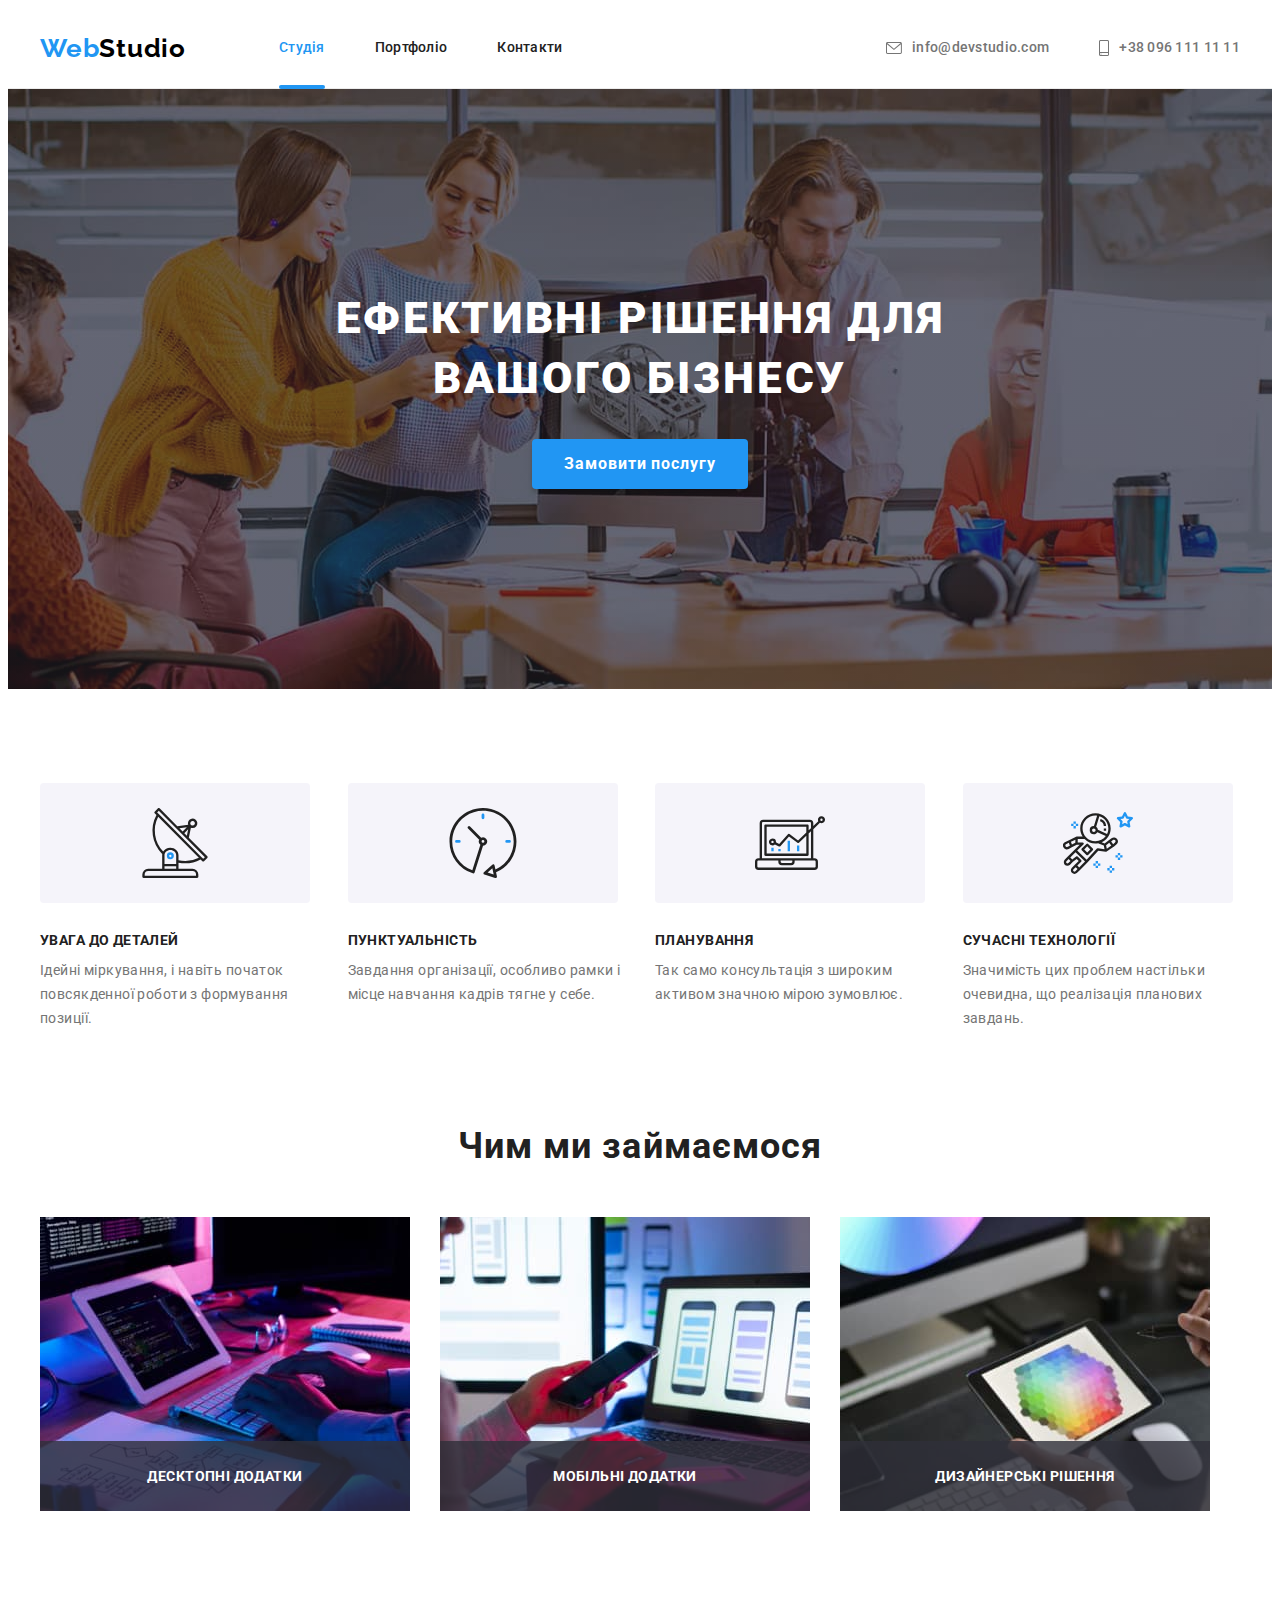
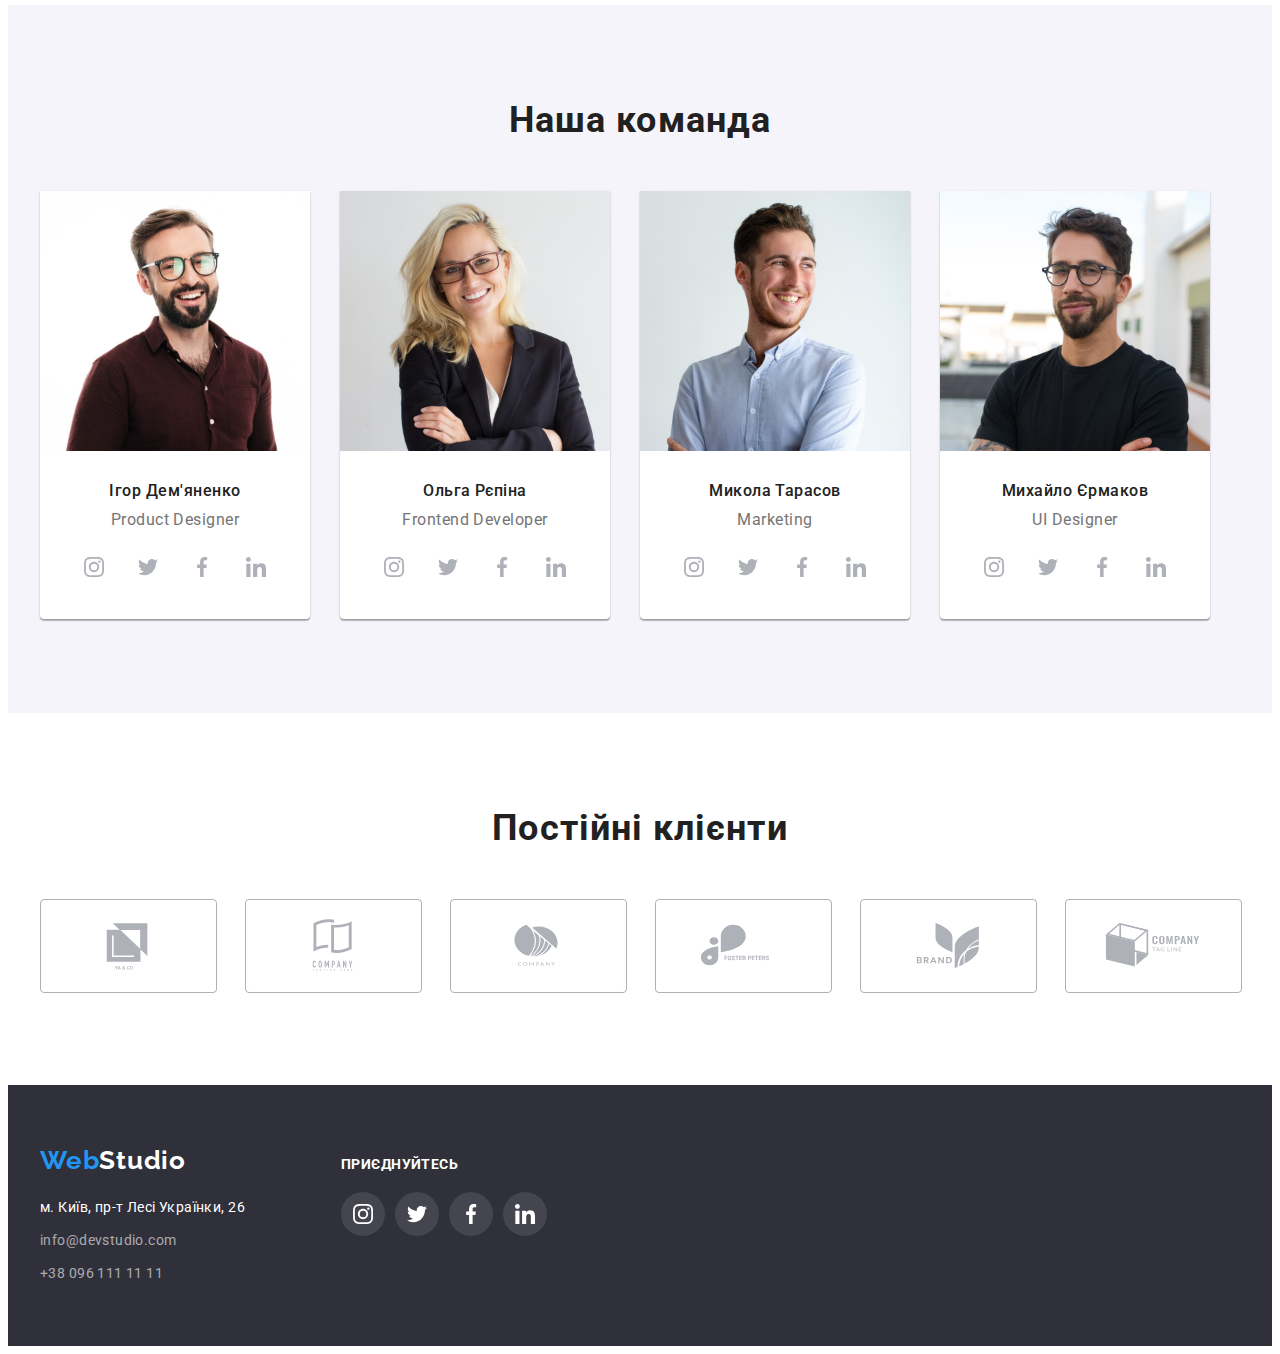
<file: index.html>
<!DOCTYPE html>
<html lang="uk">
  <head>
    <meta charset="UTF-8" />
    <meta http-equiv="X-UA-Compatible" content="IE=edge" />
    <meta name="viewport" content="width=device-width, initial-scale=1.0" />
    <title>WebStudio</title>
    <link rel="preconnect" href="https://fonts.googleapis.com" />
    <link rel="preconnect" href="https://fonts.gstatic.com" crossorigin />
    <link
      href="https://fonts.googleapis.com/css2?family=Raleway:wght@700&family=Roboto:wght@400;500;700;900&display=swap"
      rel="stylesheet"
    />
    <link
      rel="stylesheet"
      href="https://cdnjs.cloudflare.com/ajax/libs/modern-normalize/1.1.0/modern-normalize.min.css"
      integrity="sha512-wpPYUAdjBVSE4KJnH1VR1HeZfpl1ub8YT/NKx4PuQ5NmX2tKuGu6U/JRp5y+Y8XG2tV+wKQpNHVUX03MfMFn9Q=="
      crossorigin="anonymous"
      referrerpolicy="no-referrer"
    />
    <link rel="stylesheet" href="./css/styles.css" />
  </head>
  <body>
    <header class="header">
      <div class="container header-container">
        <nav class="header-navigation">
          <a class="header-logo link" href="index.html" lang="en"
            ><span class="header-logo-word">Web</span>Studio</a
          >
          <ul class="header-list list">
           <div class="header-link-wrap">
              <li class="header-item">
                <a class="header-link link current" href="./index.html">Студія</a>
           </div>
            </li>
            <div class="header-link-wrap">
              <li class="header-item">
                <a class="header-link link" href="./portfolio.html">Портфоліо</a>
              </li>
            </div>
           <div class="header-link-wrap">
              <li class="header-item">
                <a class="header-link link" href="">Контакти</a>
              </li>
           </div>
          </ul>
        </nav>
        <ul class="header-contact-list list">
          <li class="header-contact-item">
            <a class="header-contact-link link" href="mailto:info@devstudio.com"
              ><svg class="header-contact-icon" width="16" height="12">
                <use href="./images/icons.svg#icon-envelope"></use></svg
              >info@devstudio.com</a
            >
          </li>
          <li class="header-contact-item">
            <a class="header-contact-link link" href="tel:+380961111111"
              ><svg class="header-contact-icon" width="10" height="16">
                <use href="./images/icons.svg#icon-smartphone"></use></svg
              >+38 096 111 11 11</a
            >
          </li>
        </ul>
      </div>
    </header>
    <main>
      <section class="hero">
        <h1 class="hero-title">Ефективні рішення для вашого бізнесу</h1>
        <button class="hero-btn" type="button" data-modal-open>Замовити послугу</button>
      </section>
      <section class="about section">
        <div class="container">
          <h2 class="about-title visually-hidden">Наші особливості</h2>
          <ul class="about-list list">
            <li class="about-item">
              <h3 class="about-subtitle">Увага до деталей</h3>
              <p class="about-text">
                Ідейні міркування, і навіть початок повсякденної роботи з
                формування позиції.
              </p>
            </li>
            <li class="about-item">
              <h3 class="about-subtitle">Пунктуальність</h3>
              <p class="about-text">
                Завдання організації, особливо рамки і місце навчання кадрів
                тягне у себе.
              </p>
            </li>
            <li class="about-item">
              <h3 class="about-subtitle">Планування</h3>
              <p class="about-text">
                Так само консультація з широким активом значною мірою зумовлює.
              </p>
            </li>
            <li class="about-item">
              <h3 class="about-subtitle">Сучасні технології</h3>
              <p class="about-text">
                Значимість цих проблем настільки очевидна, що реалізація
                планових завдань.
              </p>
            </li>
          </ul>
        </div>
      </section>
      <section class="duty section duty-reset">
        <div class="container">
          <h2 class="duty-title">Чим ми займаємося</h2>
          <ul class="duty-list list">
            <li class="duty-item">
            <div class="thumb">
                <img
                  src="./images/box1.jpg"
                  alt="зайнятість"
                  width="370"
                  height="294"
                />
                <p class="label">Десктопні додатки</p>
            </div>
            </li>
            <li class="duty-item">
              <div class="thumb">
                <img
                  src="./images/box2.jpg"
                  alt="зайнятість"
                  width="370"
                  height="294"
                />
                <p class="label">Мобільні додатки</p>
              </div>
            </li>
            <li class="duty-item">
            <div class="thumb">
                <img
                  src="./images/box3.jpg"
                  alt="зайнятість"
                  width="370"
                  height="294"
                />
                <p class="label">Дизайнерські рішення</p>
            </div>
            </li>
          </ul>
        </div>
      </section>
      <section class="team section">
        <div class="container">
          <h2 class="team-title">Наша команда</h2>
          <ul class="team-list list">
            <li class="team-item">
              <img src="./images/member1.jpg" alt="команда" width="270" />
              <div class="team-wrap">
                <h3 class="team-subtitle">Ігор Дем'яненко</h3>
                <p class="team-text" lang="en">Product Designer</p>
                <ul class="teammate-soc-list list">
                  <li class="teammate-soc-item">
                    <a
                      class="teammate-soc-link link"
                      href=""
                      target="_blank"
                      rel="noopener noreferrer nofollow"
                    >
                      <svg class="teammate-soc-icon" width="20" height="20">
                        <use href="./images/icons.svg#icon-instagram"></use>
                      </svg>
                    </a>
                  </li>
                  <li class="teammate-soc-item">
                    <a
                      class="teammate-soc-link link"
                      href=""
                      target="_blank"
                      rel="noopener noreferrer nofollow"
                    >
                      <svg class="teammate-soc-icon" width="20" height="20">
                        <use href="./images/icons.svg#icon-twitter"></use></svg
                    ></a>
                  </li>
                  <li class="teammate-soc-item">
                    <a
                      class="teammate-soc-link link"
                      href=""
                      target="_blank"
                      rel="noopener noreferrer nofollow"
                    >
                      <svg class="teammate-soc-icon" width="20" height="20">
                        <use href="./images/icons.svg#icon-facebook"></use>
                      </svg>
                    </a>
                  </li>
                  <li class="teammate-soc-item">
                    <a
                      class="teammate-soc-link link"
                      href=""
                      target="_blank"
                      rel="noopener noreferrer nofollow"
                      ><svg class="teammate-soc-icon" width="20" height="20">
                        <use href="./images/icons.svg#icon-linkedin"></use>
                      </svg>
                    </a>
                  </li>
                </ul>
              </div>
            </li>
            <li class="team-item">
              <img src="./images/member2.jpg" alt="команда" width="270" />
              <div class="team-wrap">
                <h3 class="team-subtitle">Ольга Рєпіна</h3>
                <p class="team-text" lang="en">Frontend Developer</p>
                <ul class="teammate-soc-list list">
                  <li class="teammate-soc-item">
                    <a
                      class="teammate-soc-link link"
                      href=""
                      target="_blank"
                      rel="noopener noreferrer nofollow"
                    >
                      <svg class="teammate-soc-icon" width="20" height="20">
                        <use href="./images/icons.svg#icon-instagram"></use>
                      </svg>
                    </a>
                  </li>
                  <li class="teammate-soc-item">
                    <a
                      class="teammate-soc-link link"
                      href=""
                      target="_blank"
                      rel="noopener noreferrer nofollow"
                    >
                      <svg class="teammate-soc-icon" width="20" height="20">
                        <use href="./images/icons.svg#icon-twitter"></use></svg
                    ></a>
                  </li>
                  <li class="teammate-soc-item">
                    <a
                      class="teammate-soc-link link"
                      href=""
                      target="_blank"
                      rel="noopener noreferrer nofollow"
                    >
                      <svg class="teammate-soc-icon" width="20" height="20">
                        <use href="./images/icons.svg#icon-facebook"></use>
                      </svg>
                    </a>
                  </li>
                  <li class="teammate-soc-item">
                    <a
                      class="teammate-soc-link link"
                      href=""
                      target="_blank"
                      rel="noopener noreferrer nofollow"
                      ><svg class="teammate-soc-icon" width="20" height="20">
                        <use href="./images/icons.svg#icon-linkedin"></use>
                      </svg>
                    </a>
                  </li>
                </ul>
              </div>
            </li>
            <li class="team-item">
              <img src="./images/member3.jpg" alt="команда" width="270" />
              <div class="team-wrap">
                <h3 class="team-subtitle">Микола Тарасов</h3>
                <p class="team-text" lang="en">Marketing</p>
                <ul class="teammate-soc-list list">
                  <li class="teammate-soc-item">
                    <a
                      class="teammate-soc-link link"
                      href=""
                      target="_blank"
                      rel="noopener noreferrer nofollow"
                    >
                      <svg class="teammate-soc-icon" width="20" height="20">
                        <use href="./images/icons.svg#icon-instagram"></use>
                      </svg>
                    </a>
                  </li>
                  <li class="teammate-soc-item">
                    <a
                      class="teammate-soc-link link"
                      href=""
                      target="_blank"
                      rel="noopener noreferrer nofollow"
                    >
                      <svg class="teammate-soc-icon" width="20" height="20">
                        <use href="./images/icons.svg#icon-twitter"></use></svg
                    ></a>
                  </li>
                  <li class="teammate-soc-item">
                    <a
                      class="teammate-soc-link link"
                      href=""
                      target="_blank"
                      rel="noopener noreferrer nofollow"
                    >
                      <svg class="teammate-soc-icon" width="20" height="20">
                        <use href="./images/icons.svg#icon-facebook"></use>
                      </svg>
                    </a>
                  </li>
                  <li class="teammate-soc-item">
                    <a
                      class="teammate-soc-link link"
                      href=""
                      target="_blank"
                      rel="noopener noreferrer nofollow"
                      ><svg class="teammate-soc-icon" width="20" height="20">
                        <use href="./images/icons.svg#icon-linkedin"></use>
                      </svg>
                    </a>
                  </li>
                </ul>
              </div>
            </li>
            <li class="team-item">
              <img src="./images/member4.jpg" alt="команда" width="270" />
              <div class="team-wrap">
                <h3 class="team-subtitle">Михайло Єрмаков</h3>
                <p class="team-text" lang="en">UI Designer</p>
                <ul class="teammate-soc-list list">
                  <li class="teammate-soc-item">
                    <a
                      class="teammate-soc-link link"
                      href=""
                      target="_blank"
                      rel="noopener noreferrer nofollow"
                    >
                      <svg class="teammate-soc-icon" width="20" height="20">
                        <use href="./images/icons.svg#icon-instagram"></use>
                      </svg>
                    </a>
                  </li>
                  <li class="teammate-soc-item">
                    <a
                      class="teammate-soc-link link"
                      href=""
                      target="_blank"
                      rel="noopener noreferrer nofollow"
                    >
                      <svg class="teammate-soc-icon" width="20" height="20">
                        <use href="./images/icons.svg#icon-twitter"></use></svg
                    ></a>
                  </li>
                  <li class="teammate-soc-item">
                    <a
                      class="teammate-soc-link link"
                      href=""
                      target="_blank"
                      rel="noopener noreferrer nofollow"
                    >
                      <svg class="teammate-soc-icon" width="20" height="20">
                        <use href="./images/icons.svg#icon-facebook"></use>
                      </svg>
                    </a>
                  </li>
                  <li class="teammate-soc-item">
                    <a
                      class="teammate-soc-link link"
                      href=""
                      target="_blank"
                      rel="noopener noreferrer nofollow"
                      ><svg class="teammate-soc-icon" width="20" height="20">
                        <use href="./images/icons.svg#icon-linkedin"></use>
                      </svg>
                    </a>
                  </li>
                </ul>
              </div>
            </li>
          </ul>
        </div>
      </section>
      <section class="client-section section">
        <div class="container">
          <h2 class="client-title">Постійні клієнти</h2>
          <ul class="client-list list">
            <li class="client-item">
              <a class="client-link link" href="">
                <svg class="client-icon" width="106" height="60">
                  <use href="./images/icons.svg#icon-logo1"></use>
                </svg>
              </a>
            </li>
            <li class="client-item">
              <a class="client-link link" href=""
                ><svg class="client-icon" width="106" height="60">
                  <use href="./images/icons.svg#icon-logo2"></use></svg
              ></a>
            </li>
            <li class="client-item">
              <a class="client-link link" href=""
                ><svg class="client-icon" width="106" height="60">
                  <use href="./images/icons.svg#icon-logo3"></use></svg
              ></a>
            </li>
            <li class="client-item">
              <a class="client-link link" href=""
                ><svg class="client-icon" width="106" height="60">
                  <use href="./images/icons.svg#icon-logo4"></use></svg
              ></a>
            </li>
            <li class="client-item">
              <a class="client-link link" href=""
                ><svg class="client-icon" width="106" height="60">
                  <use href="./images/icons.svg#icon-logo5"></use></svg
              ></a>
            </li>
            <li class="client-item">
              <a class="client-link link" href=""
                ><svg class="client-icon" width="106" height="60">
                  <use href="./images/icons.svg#icon-logo6"></use></svg
              ></a>
            </li>
          </ul>
        </div>
      </section>
    </main>
    <footer class="footer">
      <div class="footer-container container">
        <div class="">
          <a class="footer-logo link" href="/" lang="en"
            ><span class="footer-logo-word">Web</span>Studio</a
          >
          <address class="footer-address">
            <ul class="footer-list list">
              <li class="footer-item">
                <a
                  class="footer-address-link link"
                  href="https://goo.gl/maps/eVGx38HnrU8xBjFv9"
                  target="_blank"
                  rel="noopener noreferrer nofollow"
                  >м. Київ, пр-т Лесі Українки, 26
                </a>
              </li>
              <li class="footer-item">
                <a class="footer-link link" href="mailto:info@devstudio.com"
                  >info@devstudio.com</a
                >
              </li>
              <li class="footer-item">
                <a class="footer-link link" href="tel:+380961111111"
                  >+38 096 111 11 11</a
                >
              </li>
            </ul>
          </address>
        </div>
        <div class="">
          <h3 class="footer-title">приєднуйтесь</h3>
          <ul class="footer-soc-list list">
            <li class="footer-soc-item">
              <a
                class="footer-soc-link link"
                href=""
                target="_blank"
                rel="noopener noreferrer nofollow"
              >
                <svg class="footer-soc-icon" width="20" height="20">
                  <use href="./images/icons.svg#icon-instagram"></use>
                </svg>
              </a>
            </li>
            <li class="footer-soc-item">
              <a
                class="footer-soc-link link"
                href=""
                target="_blank"
                rel="noopener noreferrer nofollow"
              >
                <svg class="footer-soc-icon" width="20" height="20">
                  <use href="./images/icons.svg#icon-twitter"></use></svg
              ></a>
            </li>
            <li class="footer-soc-item">
              <a
                class="footer-soc-link link"
                href=""
                target="_blank"
                rel="noopener noreferrer nofollow"
              >
                <svg class="footer-soc-icon" width="20" height="20">
                  <use href="./images/icons.svg#icon-facebook"></use>
                </svg>
              </a>
            </li>
            <li class="footer-soc-item">
              <a
                class="footer-soc-link link"
                href=""
                target="_blank"
                rel="noopener noreferrer nofollow"
                ><svg class="footer-soc-icon" width="20" height="20">
                  <use href="./images/icons.svg#icon-linkedin"></use>
                </svg>
              </a>
            </li>
          </ul>
        </div>
      </div>
    </footer>
    <div class="backdrop is-hidden" data-modal>
      <div class="modal">
        <button type="button" class="modal-close" data-modal-close>
          <svg class="modal-close-icon" width="18" height="18">
            <use href="./images/icons.svg#icon-close"></use>
          </svg>
        </button>
      </div>
    </div>
    <script src="./js/modal.js"></script>
  </body>
</html>
</file>
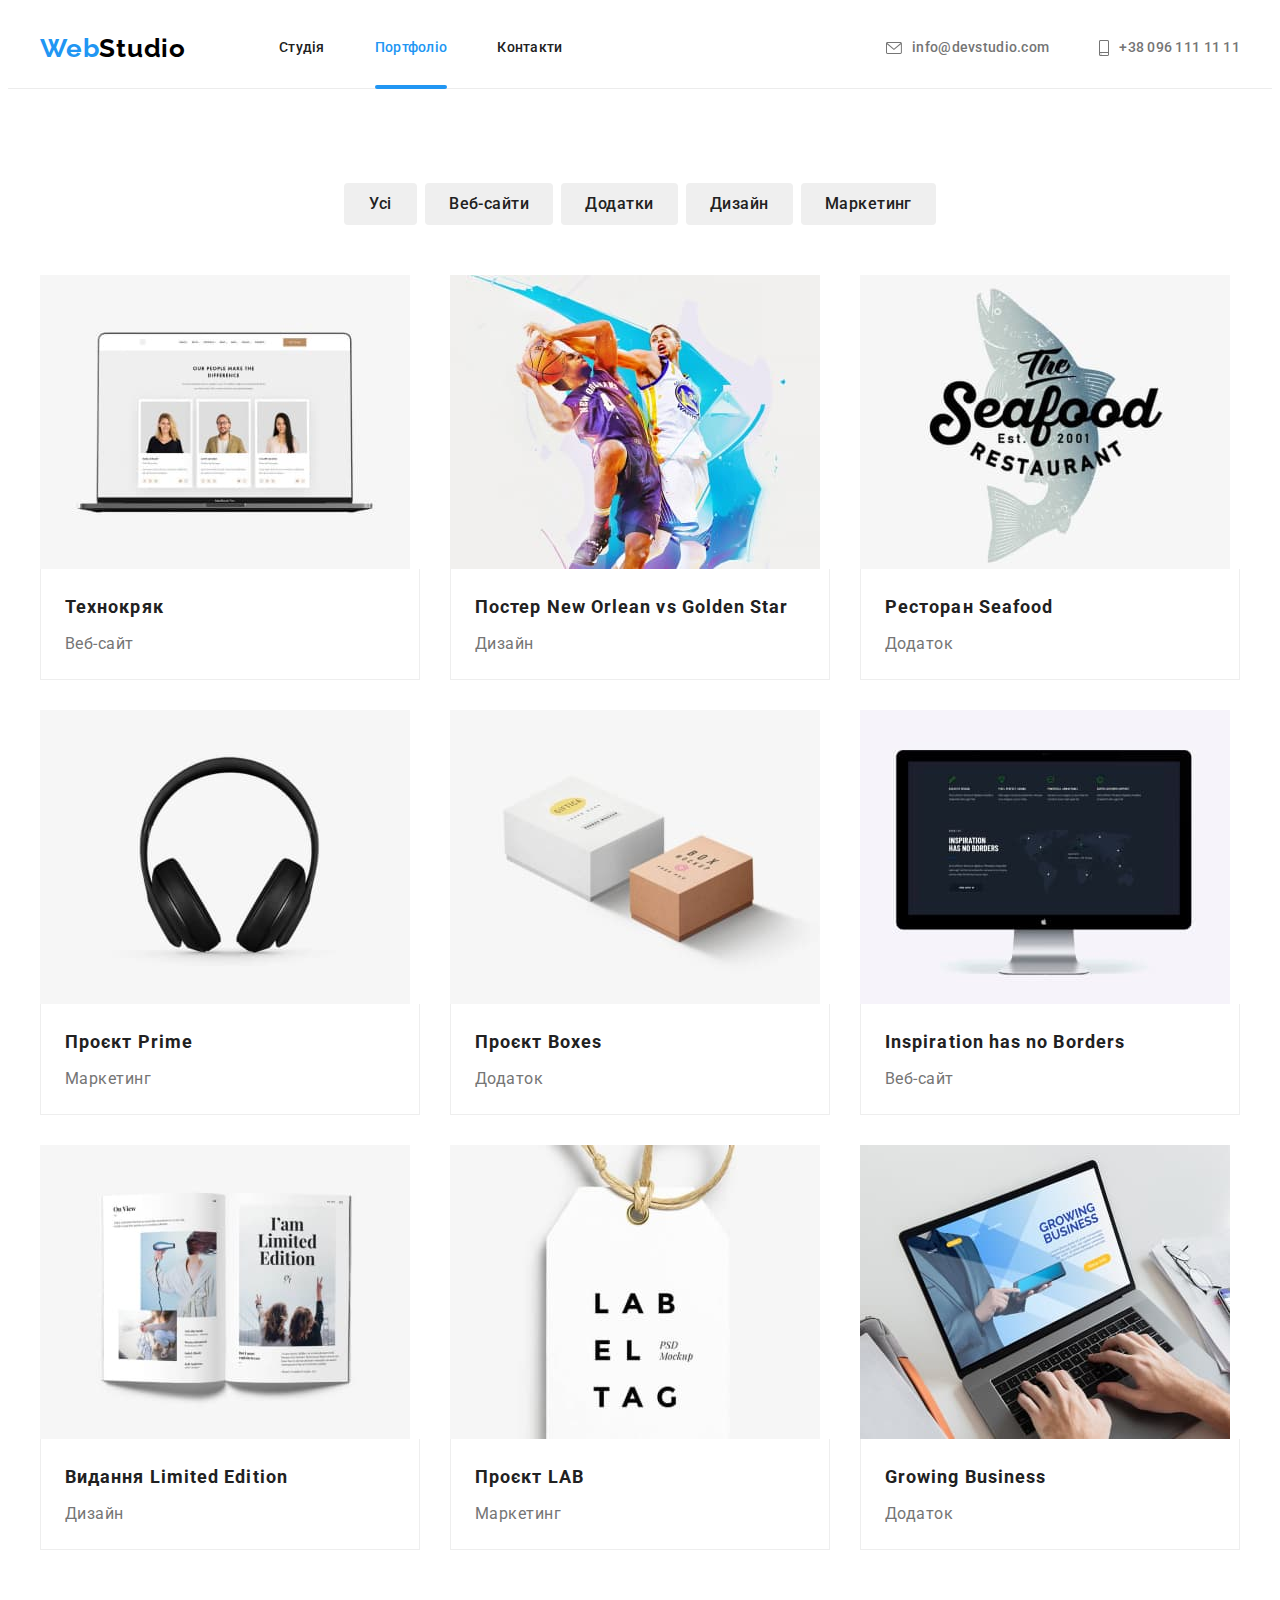
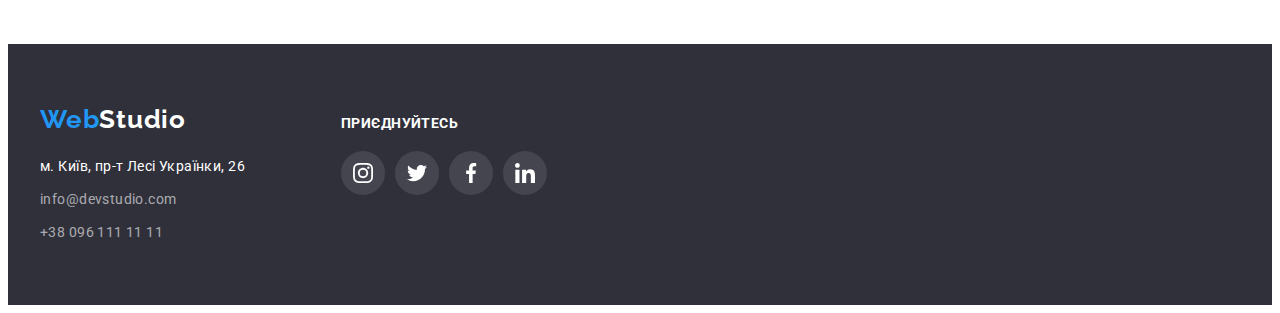
<file: portfolio.html>
<!DOCTYPE html>
<html lang="uk">
  <head>
    <meta charset="UTF-8" />
    <meta http-equiv="X-UA-Compatible" content="IE=edge" />
    <meta name="viewport" content="width=device-width, initial-scale=1.0" />
    <title>WebStudio</title>
    <link rel="preconnect" href="https://fonts.googleapis.com" />
    <link rel="preconnect" href="https://fonts.gstatic.com" crossorigin />
    <link
      href="https://fonts.googleapis.com/css2?family=Raleway:wght@700&family=Roboto:wght@400;500;700;900&display=swap"
      rel="stylesheet"
    />
    <link
      rel="stylesheet"
      href="https://cdnjs.cloudflare.com/ajax/libs/modern-normalize/1.1.0/modern-normalize.min.css"
      integrity="sha512-wpPYUAdjBVSE4KJnH1VR1HeZfpl1ub8YT/NKx4PuQ5NmX2tKuGu6U/JRp5y+Y8XG2tV+wKQpNHVUX03MfMFn9Q=="
      crossorigin="anonymous"
      referrerpolicy="no-referrer"
    />
    <link rel="stylesheet" href="./css/styles.css" />
  </head>
  <body>
    <header class="header">
      <div class="container header-container">
        <nav class="header-navigation">
          <a class="header-logo link" href="index.html" lang="en"
            ><span class="header-logo-word">Web</span>Studio</a
          >
         <ul class="header-list list">
           <div class="header-link-wrap">
              <li class="header-item">
                <a class="header-link link" href="./index.html">Студія</a>
           </div>
            </li>
            <div class="header-link-wrap">
              <li class="header-item">
                <a class="header-link link current" href="./portfolio.html">Портфоліо</a>
              </li>
            </div>
           <div class="header-link-wrap">
              <li class="header-item">
                <a class="header-link link" href="">Контакти</a>
              </li>
           </div>
          </ul>
        </nav>
        <ul class="header-contact-list list">
          <li class="header-contact-item">
            <a class="header-contact-link link" href="mailto:info@devstudio.com"
              ><svg class="header-contact-icon" width="16" height="12">
                <use href="./images/icons.svg#icon-envelope"></use></svg
              >info@devstudio.com</a
            >
          </li>
          <li class="header-contact-item">
            <a class="header-contact-link link" href="tel:+380961111111"
              ><svg class="header-contact-icon" width="10" height="16">
                <use href="./images/icons.svg#icon-smartphone"></use></svg
              >+38 096 111 11 11</a
            >
          </li>
        </ul>
      </div>
    </header>
    <main>
      <section class="portfolio section">
        <div class="container link">
          <h1 class="portfolio-title visually-hidden">Портфоліо</h1>
          <ul class="filter-list list">
            <li class="filter-item">
              <button class="filter-btn" type="button">Усі</button>
            </li>
            <li class="filter-item">
              <button class="filter-btn" type="button">Веб-сайти</button>
            </li>
            <li class="filter-item">
              <button class="filter-btn" type="button">Додатки</button>
            </li>
            <li class="filter-item">
              <button class="filter-btn" type="button">Дизайн</button>
            </li>
            <li class="filter-item">
              <button class="filter-btn" type="button">Маркетинг</button>
            </li>
          </ul>
          <ul class="portfolio-list list">
            <li class="portfolio-item">
              <a class="portfolio-link" href="">
                <div class="portfolio-up-wrap">
                  <img src="./images/portfolio1.jpg" alt="проєкти" />
                  <p class="portfolio-up-text">Ресурс пропонує комплексні пропозиції з різним рівнем функціоналу та сервісів. Все це дозволить відвідувачу отримати вичерпні відомості про компанію чи приватну особу.</p>
                </div>
                <div class="portfolio-wrap">
                  <h2 class="portfolio-subtitle">Технокряк</h2>
                  <p class="portfolio-text">Веб-сайт</p>
                </div>
              </a>
            </li>
            <li class="portfolio-item">
              <a class="portfolio-link" href="">
                  <div class="portfolio-up-wrap">
                  <img src="./images/portfolio2.jpg" alt="проєкти" />
                  <p class="portfolio-up-text">Ресурс пропонує комплексні пропозиції з різним рівнем функціоналу та сервісів. Все це дозволить відвідувачу отримати вичерпні відомості про компанію чи приватну особу.</p>
                </div>
                <div class="portfolio-wrap">
                  <h2 class="portfolio-subtitle">
                    Постер New Orlean vs Golden Star
                  </h2>
                  <p class="portfolio-text">Дизайн</p>
                </div>
              </a>
            </li>
            <li class="portfolio-item">
              <a class="portfolio-link" href="">
                  <div class="portfolio-up-wrap">
                  <img src="./images/portfolio3.jpg" alt="проєкти" />
                  <p class="portfolio-up-text">Ресурс пропонує комплексні пропозиції з різним рівнем функціоналу та сервісів. Все це дозволить відвідувачу отримати вичерпні відомості про компанію чи приватну особу.</p>
                </div>
                <div class="portfolio-wrap">
                  <h2 class="portfolio-subtitle">Ресторан Seafood</h2>
                  <p class="portfolio-text">Додаток</p>
                </div>
              </a>
            </li>
            <li class="portfolio-item">
              <a class="portfolio-link" href="">
                  <div class="portfolio-up-wrap">
                  <img src="./images/portfolio4.jpg" alt="проєкти" />
                  <p class="portfolio-up-text">Ресурс пропонує комплексні пропозиції з різним рівнем функціоналу та сервісів. Все це дозволить відвідувачу отримати вичерпні відомості про компанію чи приватну особу.</p>
                </div>
                <div class="portfolio-wrap">
                  <h2 class="portfolio-subtitle">Проєкт Prime</h2>
                  <p class="portfolio-text">Маркетинг</p>
                </div>
              </a>
            </li>
            <li class="portfolio-item">
              <a class="portfolio-link" href="">
                 <div class="portfolio-up-wrap">
                  <img src="./images/portfolio5.jpg" alt="проєкти" />
                  <p class="portfolio-up-text">Ресурс пропонує комплексні пропозиції з різним рівнем функціоналу та сервісів. Все це дозволить відвідувачу отримати вичерпні відомості про компанію чи приватну особу.</p>
                </div>
                <div class="portfolio-wrap">
                  <h2 class="portfolio-subtitle">Проєкт Boxes</h2>
                  <p class="portfolio-text">Додаток</p>
                </div>
              </a>
            </li>
            <li class="portfolio-item">
              <a class="portfolio-link" href="">
                 <div class="portfolio-up-wrap">
                  <img src="./images/portfolio6.jpg" alt="проєкти" />
                  <p class="portfolio-up-text">Ресурс пропонує комплексні пропозиції з різним рівнем функціоналу та сервісів. Все це дозволить відвідувачу отримати вичерпні відомості про компанію чи приватну особу.</p>
                </div>
                <div class="portfolio-wrap">
                  <h2 class="portfolio-subtitle">Inspiration has no Borders</h2>
                  <p class="portfolio-text">Веб-сайт</p>
                </div>
              </a>
            </li>
            <li class="portfolio-item">
              <a class="portfolio-link" href="">
                  <div class="portfolio-up-wrap">
                  <img src="./images/portfolio7.jpg" alt="проєкти" />
                  <p class="portfolio-up-text">Ресурс пропонує комплексні пропозиції з різним рівнем функціоналу та сервісів. Все це дозволить відвідувачу отримати вичерпні відомості про компанію чи приватну особу.</p>
                </div>
                <div class="portfolio-wrap">
                  <h2 class="portfolio-subtitle">Видання Limited Edition</h2>
                  <p class="portfolio-text">Дизайн</p>
                </div>
              </a>
            </li>
            <li class="portfolio-item">
              <a class="portfolio-link" href="">
                  <div class="portfolio-up-wrap">
                  <img src="./images/portfolio8.jpg" alt="проєкти" />
                  <p class="portfolio-up-text">Ресурс пропонує комплексні пропозиції з різним рівнем функціоналу та сервісів. Все це дозволить відвідувачу отримати вичерпні відомості про компанію чи приватну особу.</p>
                </div>
                <div class="portfolio-wrap">
                  <h2 class="portfolio-subtitle">Проєкт LAB</h2>
                  <p class="portfolio-text">Маркетинг</p>
                </div>
              </a>
            </li>
            <li class="portfolio-item">
              <a class="portfolio-link" href="">
                  <div class="portfolio-up-wrap">
                  <img src="./images/portfolio9.jpg" alt="проєкти" />
                  <p class="portfolio-up-text">Ресурс пропонує комплексні пропозиції з різним рівнем функціоналу та сервісів. Все це дозволить відвідувачу отримати вичерпні відомості про компанію чи приватну особу.</p>
                </div>
                <div class="portfolio-wrap">
                  <h2 class="portfolio-subtitle">Growing Business</h2>
                  <p class="portfolio-text">Додаток</p>
                </div>
              </a>
            </li>
          </ul>
        </div>
      </section>
    </main>
   <footer class="footer">
      <div class="footer-container container">
        <div class="">
          <a class="footer-logo link" href="/" lang="en"
            ><span class="footer-logo-word">Web</span>Studio</a
          >
          <address class="footer-address">
            <ul class="footer-list list">
              <li class="footer-item">
                <a
                  class="footer-address-link link"
                  href="https://goo.gl/maps/eVGx38HnrU8xBjFv9"
                  target="_blank"
                  rel="noopener noreferrer nofollow"
                  >м. Київ, пр-т Лесі Українки, 26
                </a>
              </li>
              <li class="footer-item">
                <a class="footer-link link" href="mailto:info@devstudio.com"
                  >info@devstudio.com</a
                >
              </li>
              <li class="footer-item">
                <a class="footer-link link" href="tel:+380961111111"
                  >+38 096 111 11 11</a
                >
              </li>
            </ul>
          </address>
        </div>
        <div class="">
          <h3 class="footer-title">приєднуйтесь</h3>
          <ul class="footer-soc-list list">
            <li class="footer-soc-item">
              <a
                class="footer-soc-link link"
                href=""
                target="_blank"
                rel="noopener noreferrer nofollow"
              >
                <svg class="footer-soc-icon" width="20" height="20">
                  <use href="./images/icons.svg#icon-instagram"></use>
                </svg>
              </a>
            </li>
            <li class="footer-soc-item">
              <a
                class="footer-soc-link link"
                href=""
                target="_blank"
                rel="noopener noreferrer nofollow"
              >
                <svg class="footer-soc-icon" width="20" height="20">
                  <use href="./images/icons.svg#icon-twitter"></use></svg
              ></a>
            </li>
            <li class="footer-soc-item">
              <a
                class="footer-soc-link link"
                href=""
                target="_blank"
                rel="noopener noreferrer nofollow"
              >
                <svg class="footer-soc-icon" width="20" height="20">
                  <use href="./images/icons.svg#icon-facebook"></use>
                </svg>
              </a>
            </li>
            <li class="footer-soc-item">
              <a
                class="footer-soc-link link"
                href=""
                target="_blank"
                rel="noopener noreferrer nofollow"
                ><svg class="footer-soc-icon" width="20" height="20">
                  <use href="./images/icons.svg#icon-linkedin"></use>
                </svg>
              </a>
            </li>
          </ul>
        </div>
      </div>
    </footer>
  </body>
</html>
</file>
<file: css/styles.css>
body {
  font-family: roboto, sans-serif;
  background-color: var(--main-background-color);
}

:root {
  --main-background-color: #ffffff;
  --second-background-color: #2f303a;
  --light-background-color: #f5f4fa;
  --main-title-color: #212121;
  --main-text-color: #757575;
  --origin-black: #000000;
  --accent-color: #2196f3;
  --main-border-color: #afb1b8;
}

p,
h1,
h2,
h3,
h4,
h5,
h6 {
  margin: 0;
}

ul,
ol {
  margin: 0;
  padding-left: 0;
}

button {
  cursor: pointer;
}

address {
  font-style: normal;
}

img {
  display: block;
  max-width: 100%;
  height: auto;
}

a {
  text-decoration: none;
}

.list {
  list-style: none;
}

.link {
  text-decoration: none;
}

.container {
  width: 1200px;
  padding-left: 15px;
  padding-right: 15px;
  margin: 0 auto;
}

.section {
  padding-top: 94px;
  padding-bottom: 94px;
}

.duty-reset {
  padding-top: 0px;
}

.current {
  color: var(--accent-color);
}

.visually-hidden {
  position: absolute;
  white-space: nowrap;
  width: 1px;
  height: 1px;
  overflow: hidden;
  border: 0;
  padding: 0;
  clip: rect(0 0 0 0);
  clip-path: inset(50%);
  margin: -1px;
}

.header {
  border-bottom: 1px solid #ececec;
}

.header-container {
  display: flex;
  align-items: center;
  justify-content: space-between;
}

.header-navigation {
  display: flex;
  align-items: center;
}
.header-logo {
  font-family: "Raleway", sans-serif;
  font-weight: 700;
  font-size: 26px;
  line-height: 1.19;
  letter-spacing: 0.03em;
  color: var(--origin-black);
  margin-right: 93px;
}
.header-logo-word {
  color: var(--accent-color);
}

.header-list {
  display: flex;
  gap: 50px;
}

.header-link-wrap {
  position: relative;
}

.header-item::after {
  content: "";
  display: block;
  width: 100%;
  height: 4px;
  background-color: transparent;
  border-radius: 2px;
  position: absolute;
  bottom: -1px;
  transition-property: background-color;
  transition-duration: 250ms;
  transition-timing-function: cubic-bezier(0.4, 0, 0.2, 1);
}

/* .header-item:hover::after,
.header-item:focus::after {
  content: "";
  display: block;
  width: 100%;
  height: 4px;
  background-color: var(--accent-color);
  border-radius: 2px;
  position: absolute;
  bottom: -1px;
} */

.header-link {
  font-weight: 500;
  font-size: 14px;
  line-height: 1.14;
  letter-spacing: 0.02em;
  color: var(--main-title-color);
  display: block;
  padding-top: 32px;
  padding-bottom: 32px;
  transition-property: color;
  transition-duration: 250ms;
  transition-timing-function: cubic-bezier(0.4, 0, 0.2, 1);
}

.header-contact-list {
  display: flex;
  gap: 50px;
}
.header-contact-item {
}

.header-contact-link {
  font-weight: 500;
  font-size: 14px;
  line-height: 1.14;
  letter-spacing: 0.02em;
  color: var(--main-text-color);
  display: flex;
  padding-top: 32px;
  padding-bottom: 32px;
  gap: 10px;
  align-items: center;
  transition-property: color;
  transition-duration: 250ms;
  transition-timing-function: cubic-bezier(0.4, 0, 0.2, 1);
}

.header-contact-icon {
  fill: currentColor;
}

.header-link:hover,
.header-link:focus,
.header-contact-link:hover,
.header-contact-link:focus,
.footer-address-link:hover,
.footer-address-link:focus,
.footer-link:hover,
.footer-link:focus {
  color: var(--accent-color);
}

.current {
  color: var(--accent-color);
}

.current::after {
  content: "";
  display: block;
  width: 100%;
  height: 4px;
  background-color: var(--accent-color);
  border-radius: 2px;
  position: absolute;
  bottom: -1px;
}

.hero {
  background-color: #c4c4c4;
  background-image: linear-gradient(
      rgba(47, 48, 58, 0.4),
      rgba(47, 48, 58, 0.4)
    ),
    url(../images/hero-bg.jpg);
  background-repeat: no-repeat;
  background-position: center;
  background-size: cover;
  padding-top: 200px;
  padding-bottom: 200px;
  text-align: center;
  max-width: 1600px;
  margin: 0 auto;
}

.hero-title {
  font-weight: 900;
  font-size: 44px;
  line-height: 1.36;
  letter-spacing: 0.06em;
  text-transform: uppercase;
  color: var(--main-background-color);
  margin-bottom: 30px;
  max-width: 696px;
  display: block;
  margin-left: auto;
  margin-right: auto;
}

.hero-btn {
  font-family: inherit;
  font-style: normal;
  font-weight: 700;
  font-size: 16px;
  line-height: 1.88;
  align-items: center;
  letter-spacing: 0.06em;
  color: var(--main-background-color);
  background: var(--accent-color);
  cursor: pointer;
  padding: 10px 32px;
  min-width: 216px;
  border-radius: 4px;
  border: 0;
  box-shadow: 0px 4px 4px rgba(0, 0, 0, 0.15);
}

.hero-btn:hover,
.hero-btn:focus {
  background-color: var(--accent-color);
}

.about-title {
}

.about-list {
  display: flex;
  gap: 30px;
}

.about-item {
  flex-basis: calc((100% - 90px) / 4);
}

.about-item::before {
  content: "";
  width: 270px;
  height: 120px;
  display: block;
  background-color: var(--light-background-color);
  border-radius: 4px;
  margin-bottom: 30px;
}

.about-item:nth-child(1)::before {
  background-image: url(../images/antenna.svg);
  background-repeat: no-repeat;
  background-position: center;
  background-size: 70px 70px;
}

.about-item:nth-child(2)::before {
  background-image: url(../images/clock.svg);
  background-repeat: no-repeat;
  background-position: center;
  background-size: 70px 70px;
}

.about-item:nth-child(3)::before {
  background-image: url(../images/diagram.svg);
  background-repeat: no-repeat;
  background-position: center;
  background-size: 70px 70px;
}

.about-item:nth-child(4)::before {
  background-image: url(../images/astronaut.svg);
  background-repeat: no-repeat;
  background-position: center;
  background-size: 70px 70px;
}

.about-subtitle {
  font-weight: 700;
  font-size: 14px;
  line-height: 1.14;
  letter-spacing: 0.03em;
  text-transform: uppercase;
  color: var(--main-title-color);
  margin-bottom: 10px;
}
.about-text {
  font-weight: 400;
  font-size: 14px;
  line-height: 1.71;
  letter-spacing: 0.03em;
  color: var(--main-text-color);
}

.duty {
}

.duty-title {
  font-weight: 700;
  font-size: 36px;
  line-height: 1.17;
  text-align: center;
  letter-spacing: 0.03em;
  color: var(--main-title-color);
  margin-bottom: 50px;
}
.duty-list {
  display: flex;
  gap: 30px;
}

.duty-item {
}

.thumb {
  position: relative;
  display: flex;
}

.thumb > .label {
  position: absolute;
  overflow: hidden;
  padding-top: 27px;
  padding-bottom: 27px;
  font-weight: 700;
  font-size: 14px;
  line-height: calc(16 / 14);
  justify-content: center;
  text-align: center;
  letter-spacing: 0.03em;
  text-transform: uppercase;
  color: var(--main-background-color);
  background-color: rgba(47, 48, 58, 0.8);
  min-width: 100%;
  bottom: 0;
}

.team {
  background: var(--light-background-color);
}

.team-title {
  font-weight: 700;
  font-size: 36px;
  line-height: 1.17;
  text-align: center;
  letter-spacing: 0.03em;
  color: var(--main-title-color);
  margin-bottom: 50px;
}
.team-list {
  display: flex;
  gap: 30px;
}

.team-wrap {
  padding-top: 30px;
  padding-bottom: 30px;
}

.team-item {
  background: var(--main-background-color);
  /* box-shadow: 0px 4px 4px rgba(0, 0, 0, 0.25); */
  box-shadow: 0px 1px 3px rgba(0, 0, 0, 0.12), 0px 1px 1px rgba(0, 0, 0, 0.14),
    0px 2px 1px rgba(0, 0, 0, 0.2);
  border-radius: 0px 0px 4px 4px;
}

.team-subtitle {
  font-weight: 500;
  font-size: 16px;
  line-height: 1.19;
  text-align: center;
  letter-spacing: 0.03em;
  color: var(--main-title-color);
  margin-bottom: 10px;
}
.team-text {
  font-weight: 400;
  font-size: 16px;
  line-height: 1.19;
  text-align: center;
  letter-spacing: 0.03em;
  color: var(--main-text-color);
  margin-bottom: 16px;
}

.teammate-soc-list {
  display: flex;
  justify-content: center;
  gap: 10px;
}

.teammate-soc-item {
  width: 44px;
  height: 44px;
}

.teammate-soc-link {
  width: 100%;
  height: 100%;
  border-radius: 50%;
  display: flex;
  align-items: center;
  justify-content: center;
  color: var(--main-border-color);
  transition-property: background-color, color;
  transition-duration: 250ms;
  transition-timing-function: cubic-bezier(0.4, 0, 0.2, 1);
}

.teammate-soc-icon {
  fill: currentColor;
}

.teammate-soc-link:hover,
.teammate-soc-link:focus {
  background-color: var(--accent-color);
  color: var(--main-background-color);
}

.client-section {
}
.client-title {
  font-weight: 700;
  font-size: 36px;
  line-height: 42px;
  text-align: center;
  letter-spacing: 0.03em;
  color: var(--main-title-color);
  margin-bottom: 50px;
}
.client-list {
  display: flex;
  gap: 30px;
}
.client-item {
  width: calc((100% - 150px) / 6);
  height: 92px;
}
.client-link {
  width: 100%;
  height: 100%;
  border: 1px solid var(--main-border-color);
  border-radius: 4px;
  display: flex;
  align-items: center;
  justify-content: center;
  fill: var(--main-border-color);
  transition-property: border-color, fill;
  transition-duration: 250ms;
  transition-timing-function: cubic-bezier(0.4, 0, 0.2, 1);
}

.client-link:hover,
.client-link:focus {
  border-color: var(--accent-color);
  fill: var(--accent-color);
}

.footer {
  background: var(--second-background-color);
  padding-top: 60px;
  padding-bottom: 60px;
  /* display: flex;
  align-items: baseline; */
}

.footer-container {
  display: flex;
  gap: 70px;
  align-items: baseline;
}

.footer-logo {
  font-family: "Raleway", sans-serif;
  font-weight: 700;
  font-size: 26px;
  line-height: 1.19;
  letter-spacing: 0.03em;
  color: var(--main-background-color);
}

.footer-logo-word {
  color: var(--accent-color);
}

.footer-address {
  margin-top: 20px;
  min-width: 231px;
}

.footer-list {
  font-style: normal;
}

.footer-item:not(:last-child) {
  margin-bottom: 9px;
}
.footer-address-link {
  font-weight: 400;
  font-size: 14px;
  line-height: 1.71;
  letter-spacing: 0.03em;
  color: var(--main-background-color);
  transition-property: color;
  transition-duration: 250ms;
  transition-timing-function: cubic-bezier(0.4, 0, 0.2, 1);
}
.footer-link {
  font-weight: 400;
  font-size: 14px;
  line-height: 1.71;
  letter-spacing: 0.03em;
  color: rgba(255, 255, 255, 0.6);
  transition-property: color;
  transition-duration: 250ms;
  transition-timing-function: cubic-bezier(0.4, 0, 0.2, 1);
}

.footer-title {
  font-weight: 700;
  font-size: 14px;
  line-height: 16px;
  letter-spacing: 0.03em;
  text-transform: uppercase;
  color: var(--main-background-color);
  margin-bottom: 20px;
}

.footer-soc-list {
  display: flex;
  gap: 10px;
}
.footer-soc-item {
  width: 44px;
  height: 44px;
}
.footer-soc-link {
  width: 100%;
  height: 100%;
  border-radius: 50%;
  display: flex;
  align-items: center;
  justify-content: center;
  background-color: rgba(255, 255, 255, 0.1);
  color: var(--main-background-color);
  transition-property: background-color;
  transition-duration: 250ms;
  transition-timing-function: cubic-bezier(0.4, 0, 0.2, 1);
}
.footer-soc-icon {
  fill: currentColor;
}

.footer-soc-link:hover,
.footer-soc-link:focus {
  background-color: var(--accent-color);
}

.portfolio {
}

.portfolio-title {
}
.filter-list {
  display: flex;
  justify-content: center;
  margin-bottom: 50px;
  gap: 8px;
}

.filter-item {
}
.filter-btn {
  font-family: inherit;
  font-weight: 500;
  font-size: 16px;
  line-height: 1.62;
  text-align: center;
  letter-spacing: 0.03em;
  color: var(--main-title-color);
  border-color: var(--light-background-color);
  cursor: pointer;
  border-color: transparent;
  padding: 6px 22px;
  min-width: 73px;
  border-radius: 4px;
  transition-property: color, background-color, box-shadow;
  transition-duration: 250ms;
  transition-timing-function: cubic-bezier(0.4, 0, 0.2, 1);
}

.filter-btn:hover,
.filter-btn:focus {
  color: var(--main-background-color);
  background-color: var(--accent-color);
  box-shadow: 0px 3px 1px rgba(0, 0, 0, 0.1), 0px 1px 2px rgba(0, 0, 0, 0.08),
    0px 2px 2px rgba(0, 0, 0, 0.12);
}

.portfolio-list {
  display: flex;
  flex-wrap: wrap;
  row-gap: 30px;
  column-gap: 30px;
}

.portfolio-item {
  flex-basis: calc((100% - 60px) / 3);
}

.portfolio-item:hover .portfolio-up-text {
  transform: translateY(0);
}

.portfolio-link {
  transition-property: box-shadow;
  transition-duration: 250ms;
  transition-timing-function: cubic-bezier(0.4, 0, 0.2, 1);
}

.portfolio-up-wrap {
  position: relative;
  overflow: hidden;
}

.portfolio-link:hover,
.portfolio-link:focus {
  display: block;
  box-shadow: 0px 1px 1px rgba(0, 0, 0, 0.12), 0px 4px 4px rgba(0, 0, 0, 0.06),
    1px 4px 6px rgba(0, 0, 0, 0.16);
}

.portfolio-up-text {
  position: absolute;
  top: 0;
  padding: 63px 24px;
  font-weight: 400;
  font-size: 18px;
  line-height: 1.56;
  letter-spacing: 0.03em;
  color: var(--main-background-color);
  background-color: rgba(33, 150, 243, 0.9);
  height: 100%;
  transform: translateY(100%);
  transition-property: transform;
  transition-duration: 250ms;
  transition-timing-function: cubic-bezier(0.4, 0, 0.2, 1);
  overflow: auto;
}

.portfolio-wrap {
  padding: 20px 24px;
  border-left: 1px solid #eeeeee;
  border-bottom: 1px solid #eeeeee;
  border-right: 1px solid #eeeeee;
}

.portfolio-subtitle {
  font-weight: 700;
  font-size: 18px;
  line-height: 2;
  letter-spacing: 0.06em;
  color: var(--main-title-color);
  margin-bottom: 4px;
}
.portfolio-text {
  font-weight: 400;
  font-size: 16px;
  line-height: 1.88;
  letter-spacing: 0.03em;
  color: var(--main-text-color);
}

.backdrop {
  width: 100%;
  height: 100%;
  background-color: rgba(0, 0, 0, 0.2);
  position: fixed;
  top: 0;
  transition: opacity 300ms linear, visibility 300ms linear;
}

.modal {
  width: 528px;
  min-height: 581px;
  background-color: var(--main-background-color);
  box-shadow: 0px 1px 3px rgba(0, 0, 0, 0.12), 0px 1px 1px rgba(0, 0, 0, 0.14),
    0px 2px 1px rgba(0, 0, 0, 0.2);
  border-radius: 4px;
  position: absolute;
  top: 50%;
  left: 50%;
  transform: translate(-50%, -50%) scaleY(1);
  transition: transform 300ms linear;
}

.backdrop.is-hidden .modal {
  transform: translate(-50%, -50%) scaleY(0);
}

.modal-close {
  width: 30px;
  height: 30px;
  background: transparent;
  border: 1px solid rgba(0, 0, 0, 0.1);
  border-radius: 50%;
  position: absolute;
  top: 8px;
  right: 8px;
  display: flex;
  align-items: center;
  justify-content: center;
  cursor: pointer;
  transition-property: fill, border-color;
  transition-duration: 250ms;
  transition-timing-function: cubic-bezier(0.4, 0, 0.2, 1);
}

.modal-close:hover,
.modal-close:focus {
  fill: var(--accent-color);
  border-color: var(--accent-color);
}

.backdrop.is-hidden {
  opacity: 0;
  visibility: hidden;
  pointer-events: none;
}
</file>
